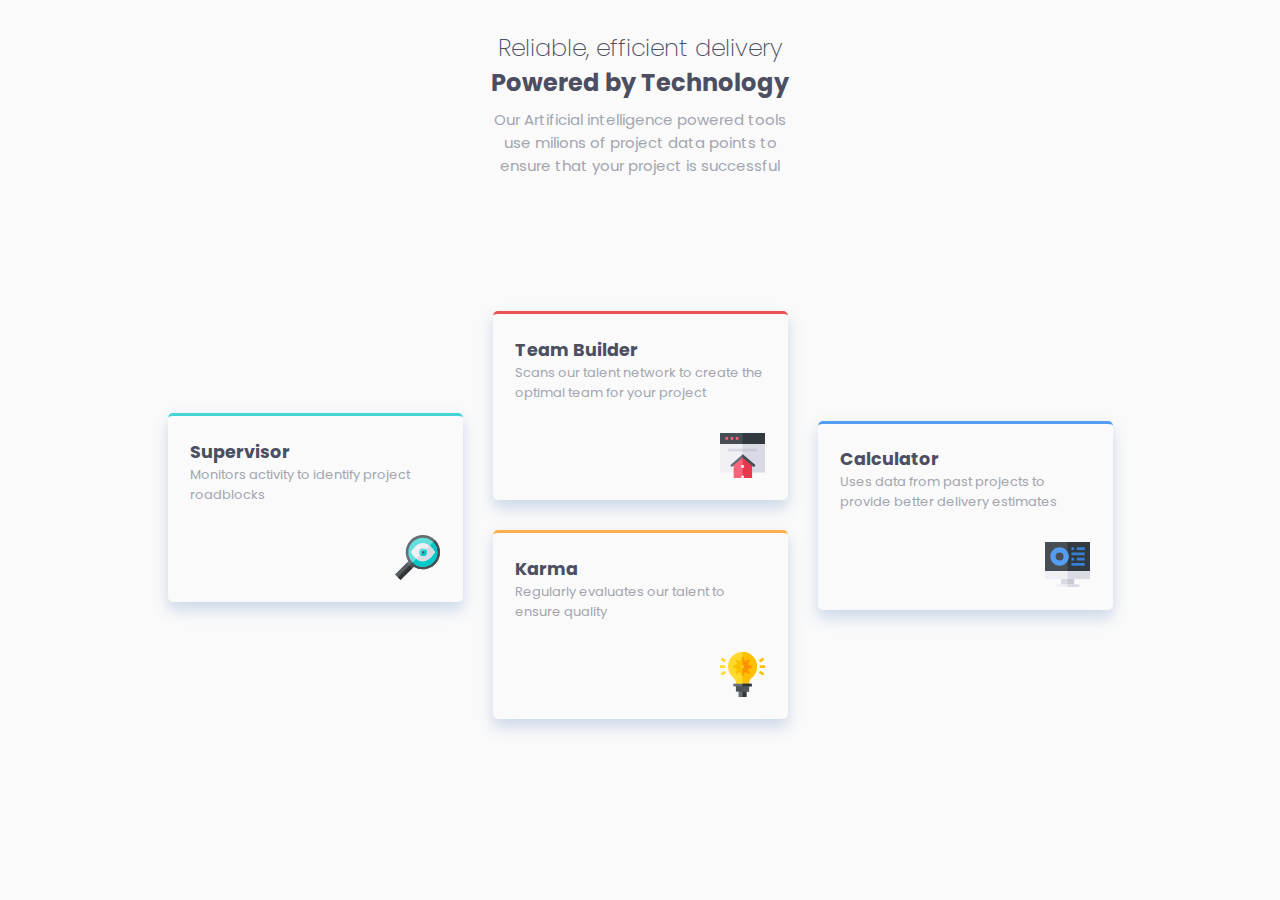
<file: four-card-feature-section/index.html>
<!DOCTYPE html>
<html lang="en">
<head>
  <meta charset="UTF-8">
  <meta http-equiv="X-UA-Compatible" content="IE=edge">
  <link rel="icon" type="image/png" sizes="32x32" href="./images/favicon-32x32.png">
  <link rel='stylesheet' href='styles.css' >
  <meta name="viewport" content="width=device-width, initial-scale=1.0">
  <title>Coding: Four Card Feature </title>
</head>
<body>
    <header class='header'>
      <h2 class='main-title'>Reliable, efficient delivery</h2>
      <h2 >Powered by Technology</h2>

      <p>
        Our Artificial intelligence powered tools use milions of project data points 
        to ensure that your project is successful
      </p>
    </header>

    <section class='cards-container'>
    <div class='row'>
        <div class='card cyan'>  
          <div class='header-card'>
            <h3>Supervisor</h3>
            <p>Monitors activity to identify project roadblocks</p>
          </div>
          
          <div class='img-container'>
            <img src='images/icon-supervisor.svg' class='card-icon'>
          </div>
        </div>
      
        <div class='column'>
          <div class='card red'>  
            <div class='header-card'>
              <h3>Team Builder</h3>
              <p>Scans our talent network to create the optimal team for your project</p>
            </div>
              <div class='img-container'>
                <img src='images/icon-team-builder.svg' class='card-icon'/>
              </div>
            </div>

            <div class='card orange'>  
              <div class='header-card'>
                <h3>Karma</h3>
                <p>Regularly evaluates our talent to ensure quality</p>
              </div>
              <div class='img-container'>
                <img src='images/icon-karma.svg' class='card-icon'/>
              </div>
            </div>
        </div>
      
        <div class='card blue'>  
          <div class='header-card'> 
            <h3>Calculator</h3>
            <p>Uses data from past projects to provide better delivery estimates</p>
        </div>
          <div class='img-container'>
            <img src='images/icon-calculator.svg' class='card-icon'>
         
          </div>
        </div>
      </div>
     
    </section>
</body>
</html>
</file>
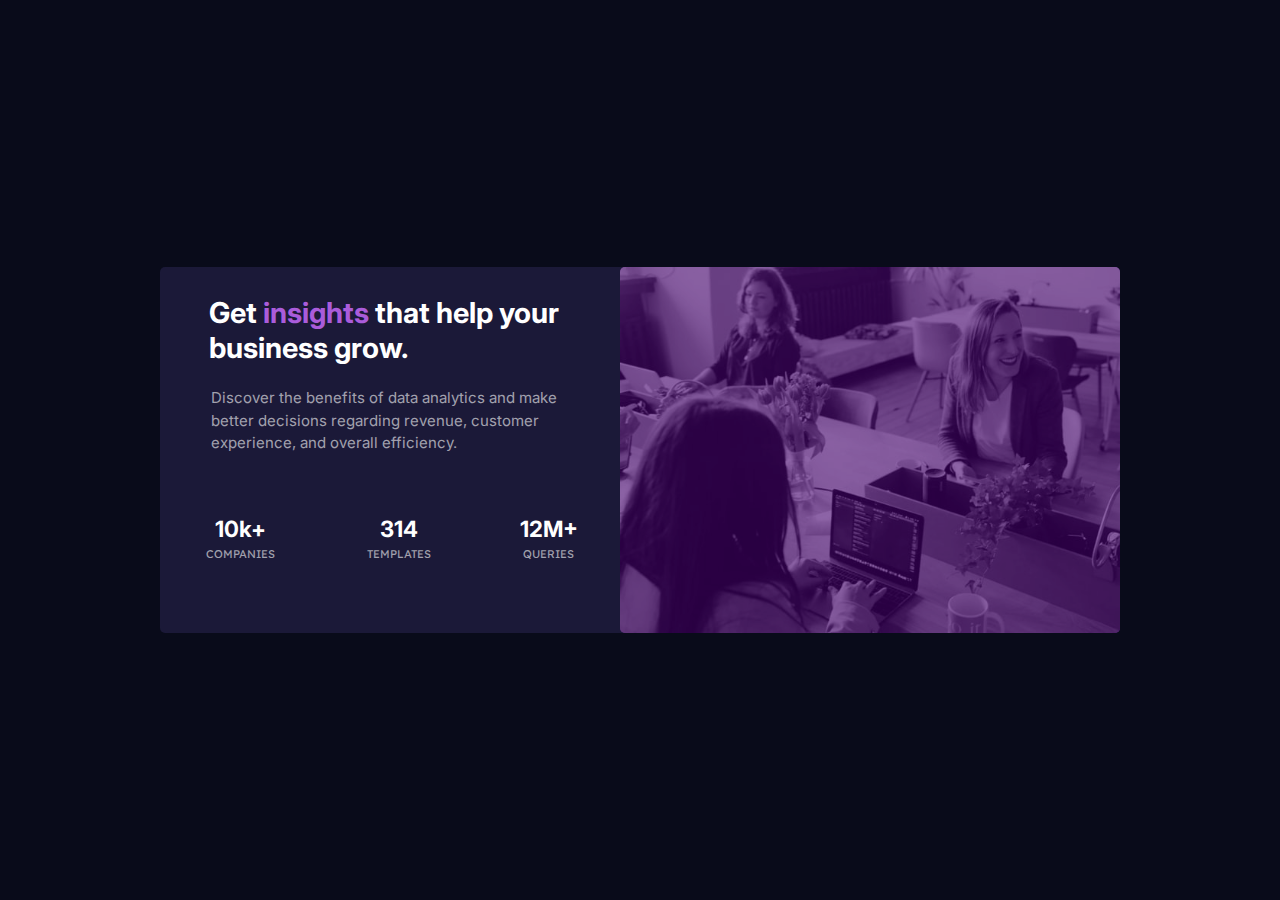
<file: stats-preview-card-component/index.html>
<!DOCTYPE html>
<html lang="en">
<head>
  <meta charset="UTF-8">
  <meta http-equiv="X-UA-Compatible" content="IE=edge">
  <meta name="viewport" content="width=device-width, initial-scale=1.0">
  <title>Coding: FrontEnd Mentor Preview Card Component</title>
  <link rel='stylesheet' href='styles.css' />
</head>

<body>
  <main class='container'>
    <header>
      <img  src="images/image-header-mobile.jpg"
      srcset="images/image-header-desktop.jpg 2000w,
      images/image-header-mobile.jpg 1000w" 
      sizes='(min-width: 960px) 960px,
      100vw' /> 
    </header>
    
    <section class='titles'>
      <h2>Get <mark class='mark'>insights </mark>that help your business grow.</h2>
      <p class='titles-subtitle'>
        Discover the benefits of data analytics and make better decisions regarding
        revenue, customer experience, and overall efficiency.
      </p>
      
      <section class='wrapper' >
        <div class='content-container'>
          <h3>10k+</h3>
          <p>COMPANIES</p>
        </div>
    
        <div class='content-container'>
          <h3>314</h3>
          <p>TEMPLATES</p>
        </div>
    
        <div class='content-container'>
          <h3>12M+</h3>
          <p>QUERIES</p>
        </div>
      </div>
    </section>
    </section>
  </main>
</body>
</html>
</file>
<file: four-card-feature-section/styles.css>
@import url('https://fonts.googleapis.com/css2?family=Poppins:wght@200;400;600&display=swap');

* {
  border: 0;
  margin: 0; 
  box-sizing: border-box;
}

body {
  font-size: 15px;
  font-family: 'Poppins', sans-serif;
  color: hsl(229, 6%, 66%); /* Grayish Blue */

  background: hsl(0, 0%, 98%);

}

.header{  
  margin-top: 2em;
  text-align: center;
}

.header .main-title {
  font-weight: 200; 
}

.header h2,
.card h3 {
  color: hsl(234, 12%, 34%); /* Very Dark Blue: */
}

.header h2 {
  font-size: 1.5rem;
}

.header p {
  padding: 0.5em;
  width: 308px;
  margin: 0 auto;
}

.cards-container {
  display: flex;
  flex-direction: column;
  align-items: center;
  justify-content: center;
}

.card {
  margin-top: 1.5em; 
  padding: 1.5em;
  width: 295px;
  border-radius: 5px;
  box-shadow: 0 0.5em 1em rgba(101, 135, 190, 0.3);
} 

.card img {
  display: block;
  width: 45px;
  margin-left: auto;
}

.card .img-container {
  margin-top: 2em;
}

.card .header-card p {
 
  font-size: 0.810rem;
}

.cards-container .blue {
  margin-bottom: 4em;
}
.cards-container .cyan {
  margin-top: 4em;
}

.cyan {
  border-top: 3px solid hsl(180, 62%, 55%);
}
.red {
  border-top: 3px solid hsl(0, 78%, 62%);
}
.orange {
  border-top: 3px solid hsl(34, 97%, 64%);
}
.blue {
  border-top: 3px solid hsl(212, 86%, 64%);
}



/* Desktop Styles */
@media only screen and (min-width: 961px) {

  

  .row {
    display: flex;
    align-items: center;
  }
  .column {
  display: flex;
  flex-direction: column;
  justify-content: space-around;
  }
 
.card {
  margin: 1em;
}
.cards-container {
  height: 550px;
  justify-content: flex-end;
}

.cards-container .blue {
  /* Reset Card Blue */
  margin-bottom: 1em;
}
.cards-container .cyan {
  margin-top: 0em;
}
}
</file>
<file: stats-preview-card-component/styles.css>
@import url('https://fonts.googleapis.com/css2?family=Inter:wght@400;700&family=Lexend+Deca&display=swap');

* {
border: 0;
margin: 0;
box-sizing: border-box;
}

body {
  background-color: hsl(233, 47%, 7%);
  color: #fff;
  text-align: center;
  font-size: 15px;
  font-family: 'Inter', sans-serif;

  display: flex;
  justify-content: center;
  flex-flow: column wrap;
  align-items: center;
 
}

.container  {
  background-color: hsl(244, 38%, 16%);
  min-width: 370px;
  border-radius: 5px;
  margin-top: 2em;

  
}

.container header {
  border-top-left-radius: 5px;
  border-top-right-radius: 5px;
  background: hsl(277, 64%, 61%);
 
  overflow: hidden;
  filter:  brightness(0.6) saturate(1.6) contrast(1.2) ;
}

.container img {
  opacity: 0.55;
  width: 100%;
  height: 100%;
  max-width: 500px;
  display: block;
  object-fit: cover;
}

.container h2,
.container h3 {
  font-family: 'Inter', sans-serif;
  font-weight: 700;
  font-size: 1.8rem;
}

.container h2 {
 padding: 1em 0.5em 0.5em 0.5em;
}
.container .titles-subtitle {
  line-height: 1.5;
  padding: 0.5em;
}

.container .titles {
  width: 300px;
  margin: 0 auto;
}

.container .titles-subtitle {
  width: 270px;
  margin: 0 auto;

  color: hsla(0, 0%, 100%, 0.6);
  padding-bottom: 1em;
}

.content-container {
  padding: 1em 0.5em;
}

.content-container p {
  font-weight: normal;
  font-size: 0.7rem;
  font-family: 'Lexend Deca';
  color: hsla(0, 0%, 100%, 0.6);

  padding: 0.5em;
}
.content-container h3 {
  font-size: 1.4rem;
}

.titles mark {
  color: hsl(277, 64%, 61%);
  background: none;
}



@media only screen and (min-width:  961px) {
body {
  height: 900px;
  text-align: left; 
}

.container {
  width: 960px;
  margin: 0 auto;
}

.container header {
  float: right;
  border-radius: 5px;
}

.container .titles {
  float: left;
  width: 460px;
  margin: 0 auto;
}

.container .titles h2 {
  width: 85%;
  margin: 0 auto;
  
 }

 .container .titles-subtitle {
  width: 81%;
  margin: 0 auto;
}

.wrapper   {
  margin-top: 2em;
  text-align: center;

  display: flex;
}

.content-container {
  margin: 0 auto;
}




}
</file>
